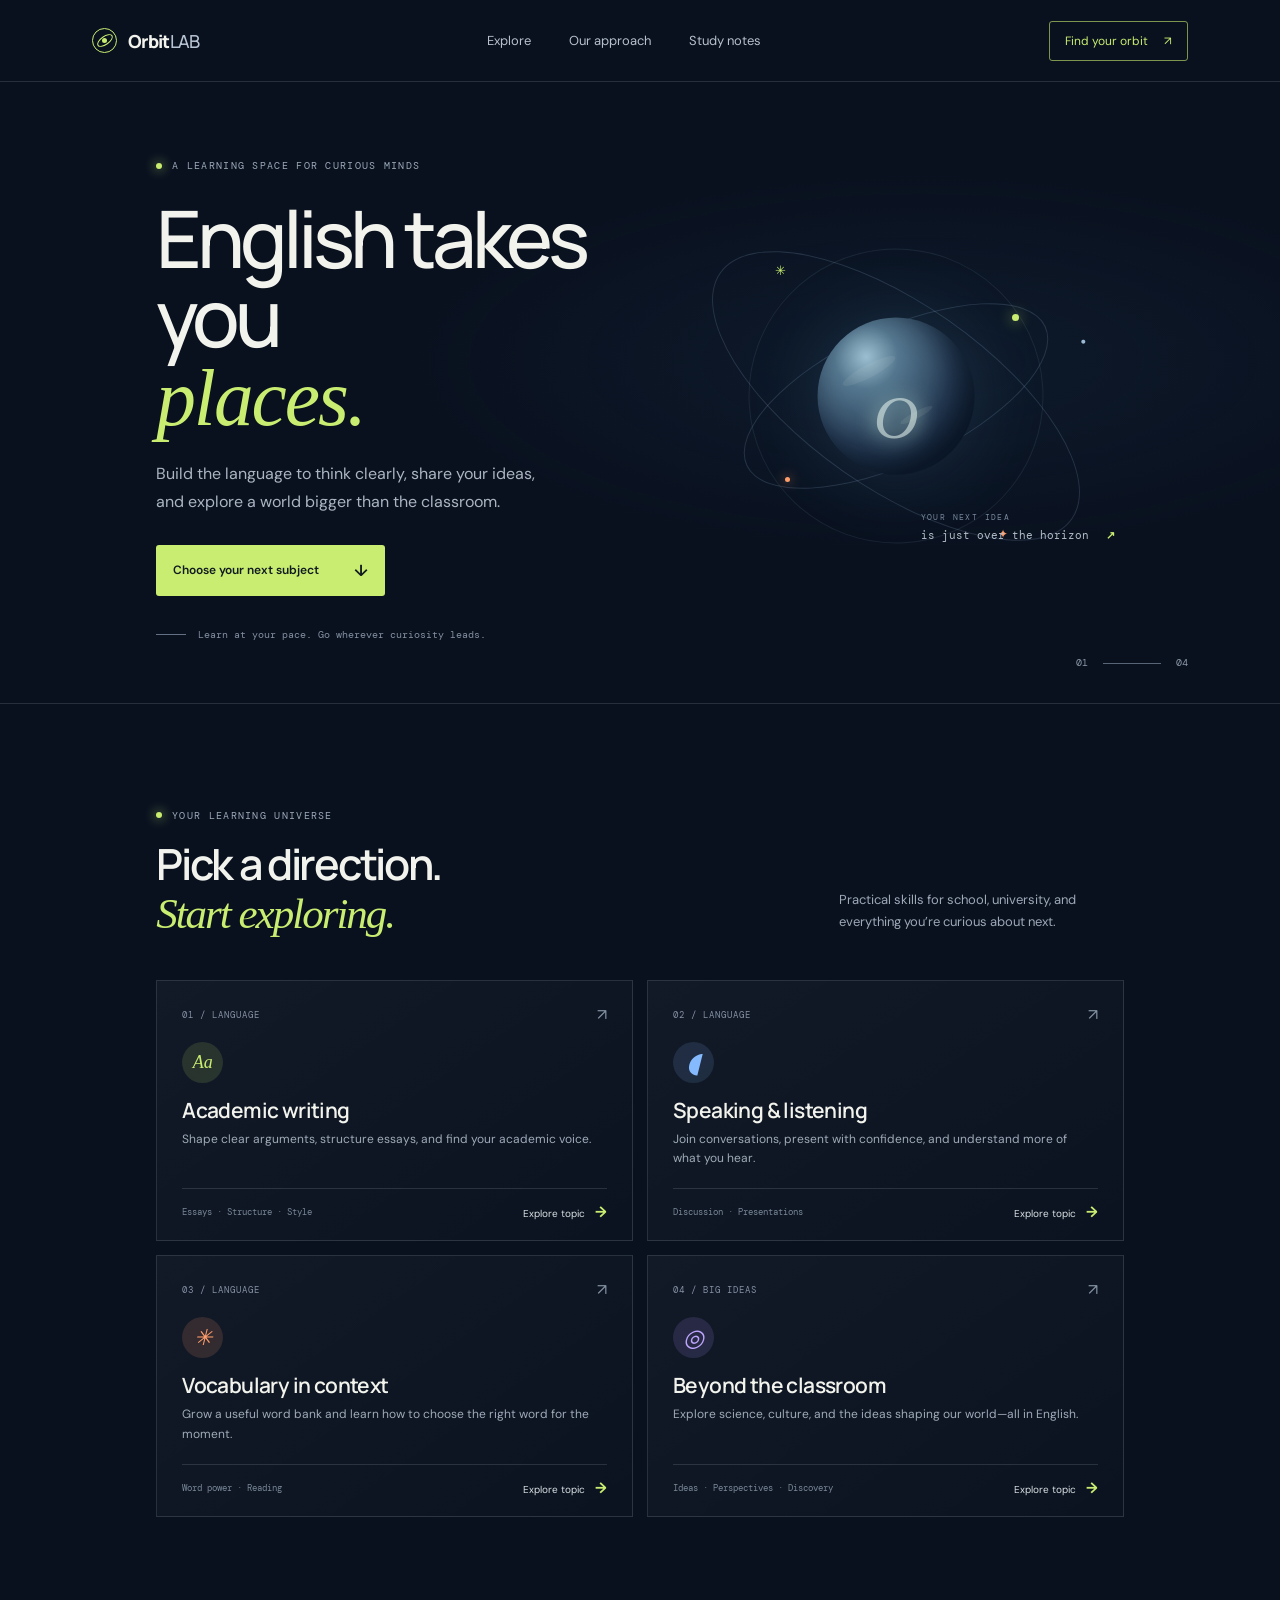
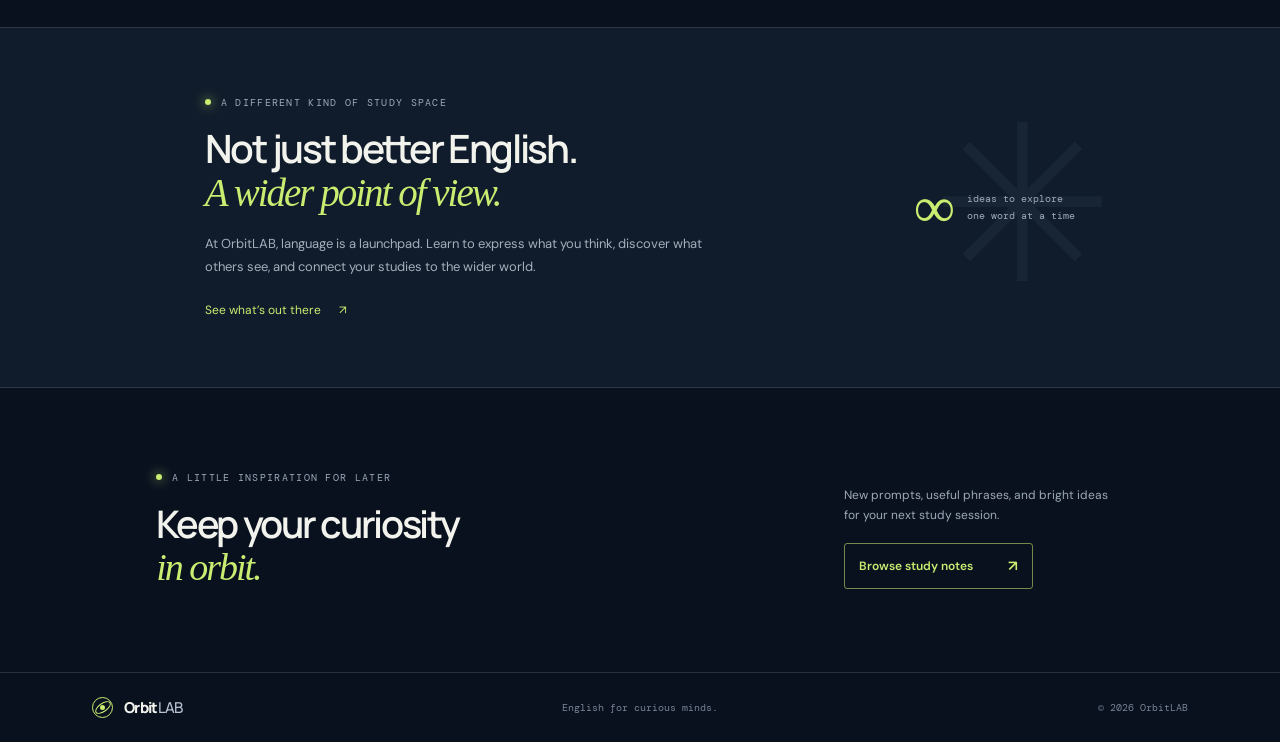
<file: index.html>
<!doctype html>
<html lang="en">
<head>
  <meta charset="utf-8"><meta name="viewport" content="width=device-width, initial-scale=1">
  <meta name="theme-color" content="#09111f"><meta name="description" content="OrbitLAB helps students build academic English and explore ideas beyond the classroom.">
  <title>OrbitLAB — English for curious minds</title><link rel="stylesheet" href="style.css">
</head>
<body>
  <header class="site-header"><a class="brand" href="index.html" aria-label="OrbitLAB home"><span class="brand-mark"><i></i></span><span>Orbit<span class="brand-light">LAB</span></span></a>
    <nav class="main-nav" aria-label="Main navigation"><a href="#subjects">Explore</a><a href="#about">Our approach</a><a href="#newsletter">Study notes</a></nav>
    <a class="header-cta" href="#subjects">Find your orbit <span>↗</span></a>
  </header>
  <main>
    <section class="hero">
      <div class="hero-copy"><div class="eyebrow"><span class="eyebrow-dot"></span> A learning space for curious minds</div>
        <h1>English takes you<br> <em>places.</em></h1>
        <p class="hero-intro">Build the language to think clearly, share your ideas, and explore a world bigger than the classroom.</p>
        <a class="button button-primary" href="#subjects">Choose your next subject <span>↓</span></a>
        <div class="hero-note"><span class="note-line"></span><span>Learn at your pace. Go wherever curiosity leads.</span></div>
      </div>
      <div class="orbit-art" aria-label="Illustration of a planet surrounded by orbital paths"><div class="star star-a">✳</div><div class="star star-b">·</div><div class="star star-c">✦</div><div class="orbit orbit-one"></div><div class="orbit orbit-two"></div><div class="orbit orbit-three"></div><div class="planet"><div class="planet-glow"></div><span>O</span></div><div class="satellite satellite-one"></div><div class="satellite satellite-two"></div><div class="art-caption"><span class="caption-kicker">YOUR NEXT IDEA</span><span>is just over the horizon <b>↗</b></span></div></div>
      <div class="hero-index">01 <span></span> 04</div>
    </section>
    <section class="subjects section-wrap" id="subjects"><div class="section-heading"><div><div class="eyebrow"><span class="eyebrow-dot"></span> Your learning universe</div><h2>Pick a direction.<br><em>Start exploring.</em></h2></div><p>Practical skills for school, university, and everything you’re curious about next.</p></div>
      <div class="subject-grid">
        <a class="subject-card card-writing" href="subjects/academic-writing.html"><div class="card-top"><span class="card-number">01 / LANGUAGE</span><span class="card-arrow">↗</span></div><div class="card-icon icon-writing">Aa</div><h3>Academic writing</h3><p>Shape clear arguments, structure essays, and find your academic voice.</p><div class="card-footer"><span>Essays · Structure · Style</span><span class="read-link">Explore topic <b>→</b></span></div></a>
        <a class="subject-card card-speaking" href="subjects/speaking.html"><div class="card-top"><span class="card-number">02 / LANGUAGE</span><span class="card-arrow">↗</span></div><div class="card-icon icon-speaking">◖</div><h3>Speaking & listening</h3><p>Join conversations, present with confidence, and understand more of what you hear.</p><div class="card-footer"><span>Discussion · Presentations</span><span class="read-link">Explore topic <b>→</b></span></div></a>
        <a class="subject-card card-vocabulary" href="subjects/vocabulary.html"><div class="card-top"><span class="card-number">03 / LANGUAGE</span><span class="card-arrow">↗</span></div><div class="card-icon icon-vocab">✳</div><h3>Vocabulary in context</h3><p>Grow a useful word bank and learn how to choose the right word for the moment.</p><div class="card-footer"><span>Word power · Reading</span><span class="read-link">Explore topic <b>→</b></span></div></a>
        <a class="subject-card card-world" href="subjects/beyond-classroom.html"><div class="card-top"><span class="card-number">04 / BIG IDEAS</span><span class="card-arrow">↗</span></div><div class="card-icon icon-world">◎</div><h3>Beyond the classroom</h3><p>Explore science, culture, and the ideas shaping our world—all in English.</p><div class="card-footer"><span>Ideas · Perspectives · Discovery</span><span class="read-link">Explore topic <b>→</b></span></div></a>
      </div>
    </section>
    <section class="manifesto" id="about"><div class="manifesto-orbit">✳</div><div class="manifesto-copy"><div class="eyebrow"><span class="eyebrow-dot"></span> A different kind of study space</div><h2>Not just better English.<br><em>A wider point of view.</em></h2><p>At OrbitLAB, language is a launchpad. Learn to express what you think, discover what others see, and connect your studies to the wider world.</p><a class="text-link" href="subjects/beyond-classroom.html">See what’s out there <span>↗</span></a></div><div class="manifesto-stat"><span class="stat-big">∞</span><span>ideas to explore<br>one word at a time</span></div></section>
    <section class="newsletter section-wrap" id="newsletter"><div><div class="eyebrow"><span class="eyebrow-dot"></span> A little inspiration for later</div><h2>Keep your curiosity<br><em>in orbit.</em></h2></div><div class="newsletter-right"><p>New prompts, useful phrases, and bright ideas for your next study session.</p><a class="button button-outline" href="subjects/vocabulary.html">Browse study notes <span>↗</span></a></div></section>
  </main>
  <footer class="site-footer"><a class="brand" href="index.html"><span class="brand-mark"><i></i></span><span>Orbit<span class="brand-light">LAB</span></span></a><span>English for curious minds.</span><span>© 2026 OrbitLAB</span></footer>
</body></html>
</file>
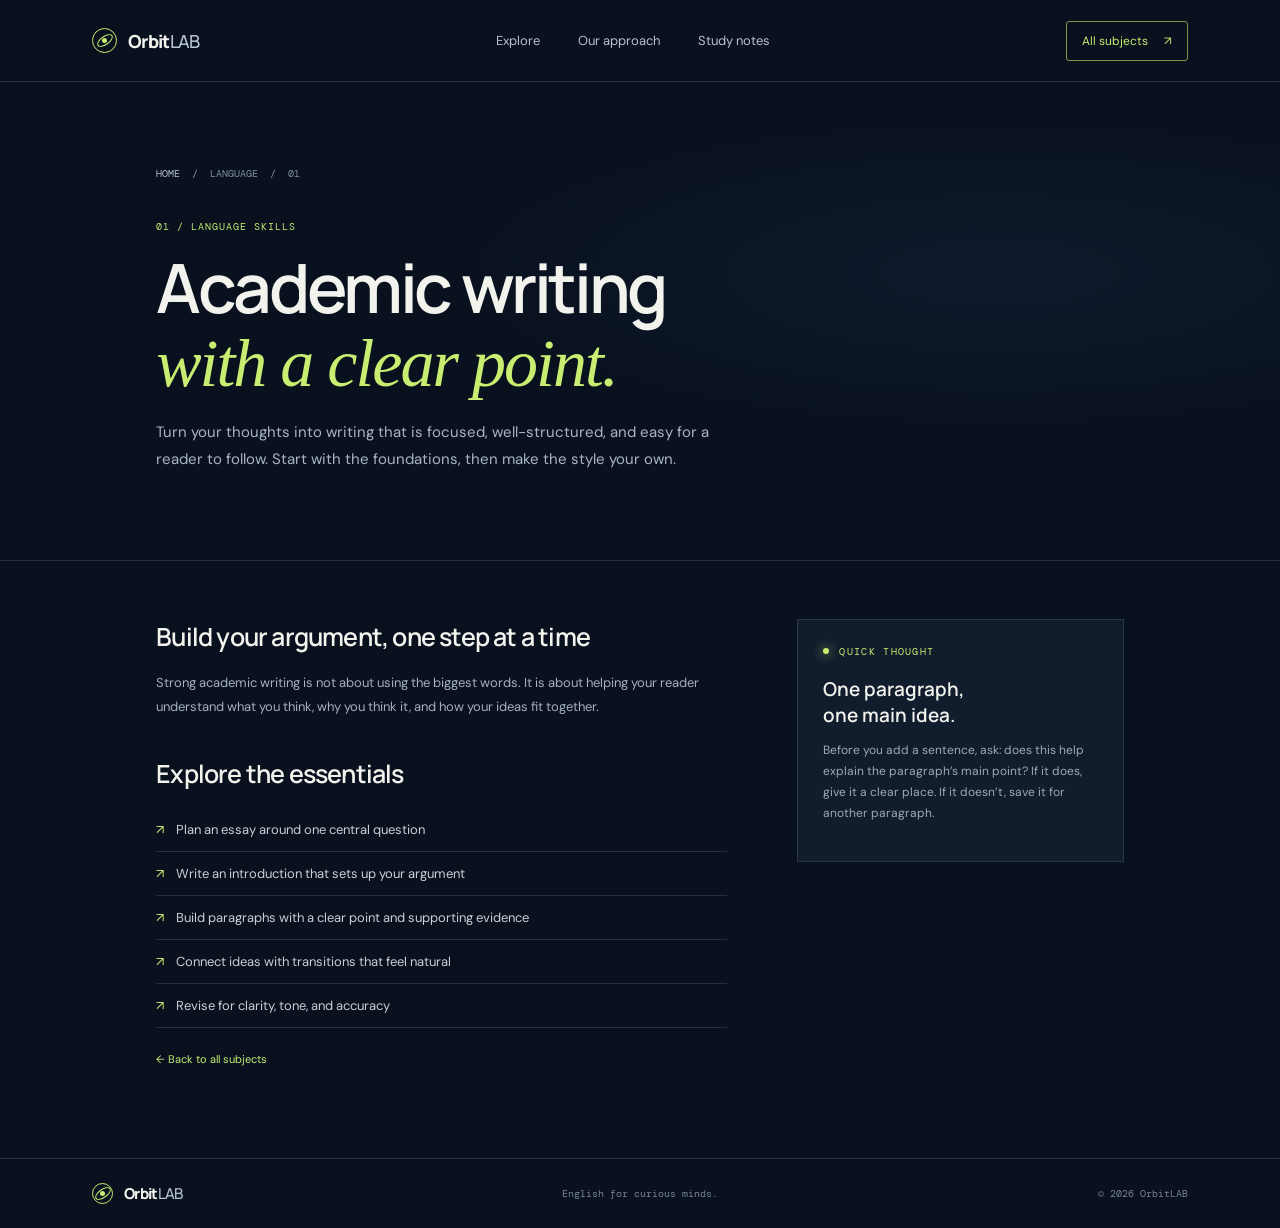
<file: subjects/academic-writing.html>
<!doctype html><html lang="en"><head><meta charset="utf-8"><meta name="viewport" content="width=device-width,initial-scale=1"><meta name="theme-color" content="#09111f"><title>Academic Writing — OrbitLAB</title><link rel="stylesheet" href="../style.css"></head><body><header class="site-header"><a class="brand" href="../index.html"><span class="brand-mark"><i></i></span><span>Orbit<span class="brand-light">LAB</span></span></a><nav class="main-nav"><a href="../index.html#subjects">Explore</a><a href="../index.html#about">Our approach</a><a href="../index.html#newsletter">Study notes</a></nav><a class="header-cta" href="../index.html#subjects">All subjects <span>↗</span></a></header><main class="page-main"><section class="page-hero"><div class="breadcrumb"><a href="../index.html">HOME</a> &nbsp;/&nbsp; LANGUAGE &nbsp;/&nbsp; 01</div><div class="page-label">01 / Language skills</div><h1>Academic writing<br><em>with a clear point.</em></h1><p>Turn your thoughts into writing that is focused, well-structured, and easy for a reader to follow. Start with the foundations, then make the style your own.</p></section><section class="lesson-layout"><article class="lesson-content"><h2>Build your argument, one step at a time</h2><p>Strong academic writing is not about using the biggest words. It is about helping your reader understand what you think, why you think it, and how your ideas fit together.</p><h2>Explore the essentials</h2><ul class="lesson-list"><li>Plan an essay around one central question</li><li>Write an introduction that sets up your argument</li><li>Build paragraphs with a clear point and supporting evidence</li><li>Connect ideas with transitions that feel natural</li><li>Revise for clarity, tone, and accuracy</li></ul><a class="back-link" href="../index.html#subjects">← Back to all subjects</a></article><aside class="tip-box"><div class="eyebrow"><span class="eyebrow-dot"></span> Quick thought</div><h3>One paragraph,<br>one main idea.</h3><p>Before you add a sentence, ask: does this help explain the paragraph’s main point? If it does, give it a clear place. If it doesn’t, save it for another paragraph.</p></aside></section></main><footer class="site-footer page-footer"><a class="brand" href="../index.html"><span class="brand-mark"><i></i></span><span>Orbit<span class="brand-light">LAB</span></span></a><span>English for curious minds.</span><span>© 2026 OrbitLAB</span></footer></body></html>
</file>
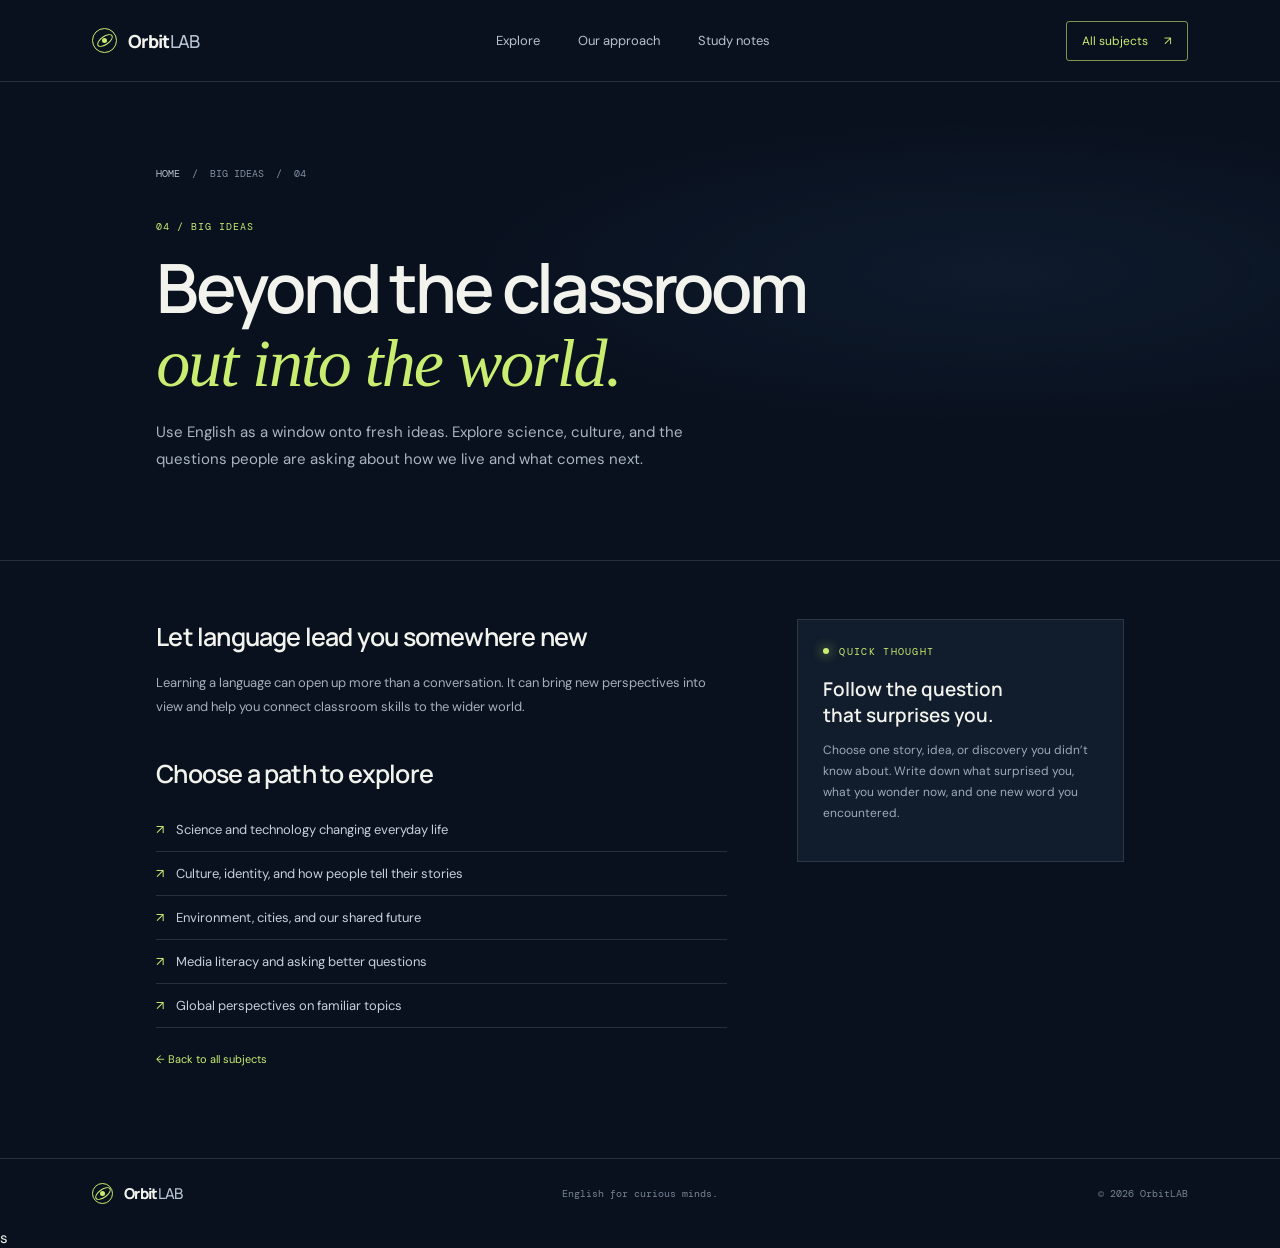
<file: subjects/beyon-classroom.html>
<!doctype html><html lang="en"><head><meta charset="utf-8"><meta name="viewport" content="width=device-width,initial-scale=1"><title>Beyond the Classroom — OrbitLAB</title><link rel="stylesheet" href="../style.css"></head><body><header class="site-header"><a class="brand" href="../index.html"><span class="brand-mark"><i></i></span><span>Orbit<span class="brand-light">LAB</span></span></a><nav class="main-nav"><a href="../index.html#subjects">Explore</a><a href="../index.html#about">Our approach</a><a href="../index.html#newsletter">Study notes</a></nav><a class="header-cta" href="../index.html#subjects">All subjects <span>↗</span></a></header><main class="page-main"><section class="page-hero"><div class="breadcrumb"><a href="../index.html">HOME</a> &nbsp;/&nbsp; BIG IDEAS &nbsp;/&nbsp; 04</div><div class="page-label">04 / Big ideas</div><h1>Beyond the classroom<br><em>out into the world.</em></h1><p>Use English as a window onto fresh ideas. Explore science, culture, and the questions people are asking about how we live and what comes next.</p></section><section class="lesson-layout"><article class="lesson-content"><h2>Let language lead you somewhere new</h2><p>Learning a language can open up more than a conversation. It can bring new perspectives into view and help you connect classroom skills to the wider world.</p><h2>Choose a path to explore</h2><ul class="lesson-list"><li>Science and technology changing everyday life</li><li>Culture, identity, and how people tell their stories</li><li>Environment, cities, and our shared future</li><li>Media literacy and asking better questions</li><li>Global perspectives on familiar topics</li></ul><a class="back-link" href="../index.html#subjects">← Back to all subjects</a></article><aside class="tip-box"><div class="eyebrow"><span class="eyebrow-dot"></span> Quick thought</div><h3>Follow the question<br>that surprises you.</h3><p>Choose one story, idea, or discovery you didn’t know about. Write down what surprised you, what you wonder now, and one new word you encountered.</p></aside></section></main><footer class="site-footer page-footer"><a class="brand" href="../index.html"><span class="brand-mark"><i></i></span><span>Orbit<span class="brand-light">LAB</span></span></a><span>English for curious minds.</span><span>© 2026 OrbitLAB</span></footer></body></html>
s
</file>
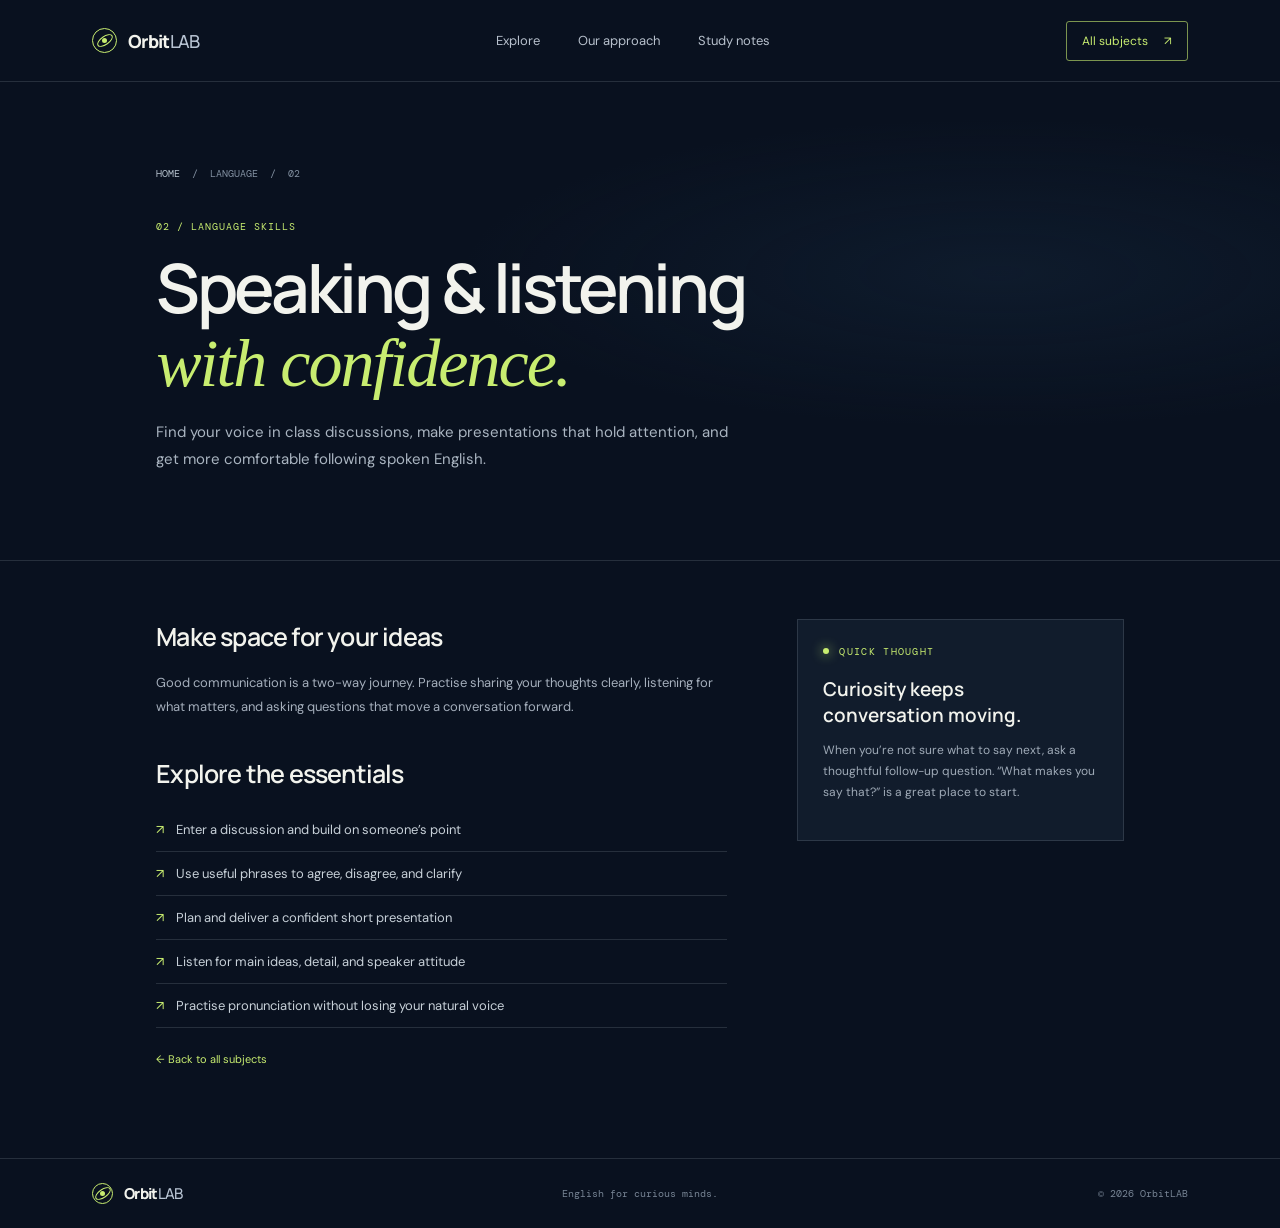
<file: subjects/speaking.html>
<!doctype html><html lang="en"><head><meta charset="utf-8"><meta name="viewport" content="width=device-width,initial-scale=1"><title>Speaking & Listening — OrbitLAB</title><link rel="stylesheet" href="../style.css"></head><body><header class="site-header"><a class="brand" href="../index.html"><span class="brand-mark"><i></i></span><span>Orbit<span class="brand-light">LAB</span></span></a><nav class="main-nav"><a href="../index.html#subjects">Explore</a><a href="../index.html#about">Our approach</a><a href="../index.html#newsletter">Study notes</a></nav><a class="header-cta" href="../index.html#subjects">All subjects <span>↗</span></a></header><main class="page-main"><section class="page-hero"><div class="breadcrumb"><a href="../index.html">HOME</a> &nbsp;/&nbsp; LANGUAGE &nbsp;/&nbsp; 02</div><div class="page-label">02 / Language skills</div><h1>Speaking & listening<br><em>with confidence.</em></h1><p>Find your voice in class discussions, make presentations that hold attention, and get more comfortable following spoken English.</p></section><section class="lesson-layout"><article class="lesson-content"><h2>Make space for your ideas</h2><p>Good communication is a two-way journey. Practise sharing your thoughts clearly, listening for what matters, and asking questions that move a conversation forward.</p><h2>Explore the essentials</h2><ul class="lesson-list"><li>Enter a discussion and build on someone’s point</li><li>Use useful phrases to agree, disagree, and clarify</li><li>Plan and deliver a confident short presentation</li><li>Listen for main ideas, detail, and speaker attitude</li><li>Practise pronunciation without losing your natural voice</li></ul><a class="back-link" href="../index.html#subjects">← Back to all subjects</a></article><aside class="tip-box"><div class="eyebrow"><span class="eyebrow-dot"></span> Quick thought</div><h3>Curiosity keeps<br>conversation moving.</h3><p>When you’re not sure what to say next, ask a thoughtful follow-up question. “What makes you say that?” is a great place to start.</p></aside></section></main><footer class="site-footer page-footer"><a class="brand" href="../index.html"><span class="brand-mark"><i></i></span><span>Orbit<span class="brand-light">LAB</span></span></a><span>English for curious minds.</span><span>© 2026 OrbitLAB</span></footer></body></html>
</file>
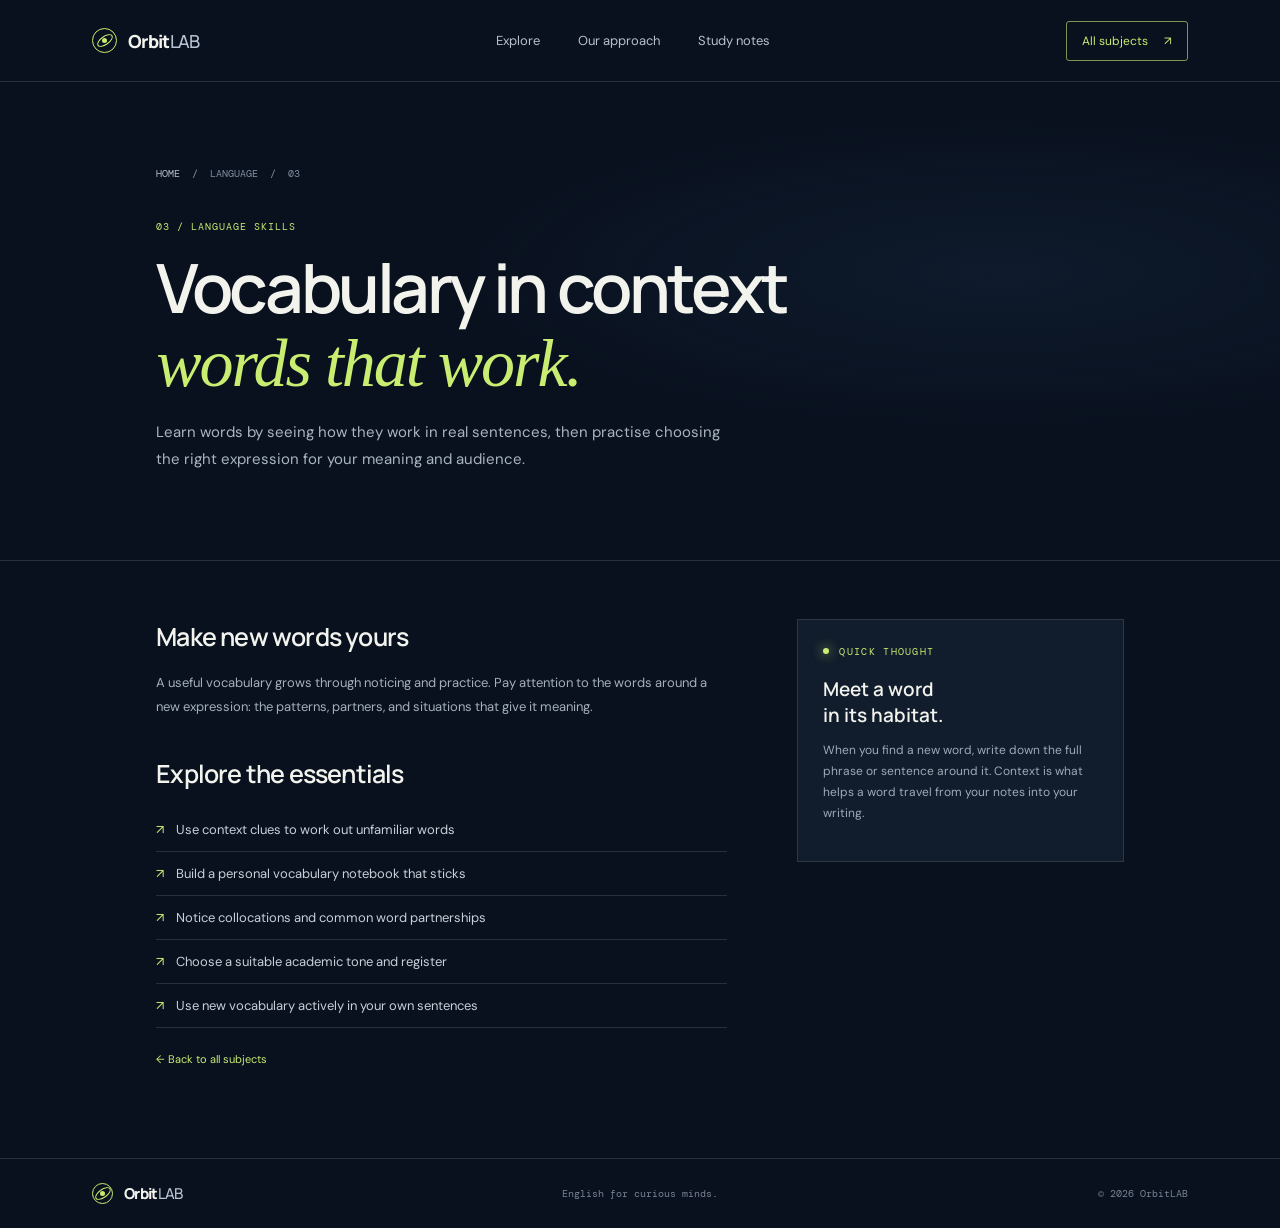
<file: subjects/vocabulary.html>
<!doctype html><html lang="en"><head><meta charset="utf-8"><meta name="viewport" content="width=device-width,initial-scale=1"><title>Vocabulary in Context — OrbitLAB</title><link rel="stylesheet" href="../style.css"></head><body><header class="site-header"><a class="brand" href="../index.html"><span class="brand-mark"><i></i></span><span>Orbit<span class="brand-light">LAB</span></span></a><nav class="main-nav"><a href="../index.html#subjects">Explore</a><a href="../index.html#about">Our approach</a><a href="../index.html#newsletter">Study notes</a></nav><a class="header-cta" href="../index.html#subjects">All subjects <span>↗</span></a></header><main class="page-main"><section class="page-hero"><div class="breadcrumb"><a href="../index.html">HOME</a> &nbsp;/&nbsp; LANGUAGE &nbsp;/&nbsp; 03</div><div class="page-label">03 / Language skills</div><h1>Vocabulary in context<br><em>words that work.</em></h1><p>Learn words by seeing how they work in real sentences, then practise choosing the right expression for your meaning and audience.</p></section><section class="lesson-layout"><article class="lesson-content"><h2>Make new words yours</h2><p>A useful vocabulary grows through noticing and practice. Pay attention to the words around a new expression: the patterns, partners, and situations that give it meaning.</p><h2>Explore the essentials</h2><ul class="lesson-list"><li>Use context clues to work out unfamiliar words</li><li>Build a personal vocabulary notebook that sticks</li><li>Notice collocations and common word partnerships</li><li>Choose a suitable academic tone and register</li><li>Use new vocabulary actively in your own sentences</li></ul><a class="back-link" href="../index.html#subjects">← Back to all subjects</a></article><aside class="tip-box"><div class="eyebrow"><span class="eyebrow-dot"></span> Quick thought</div><h3>Meet a word<br>in its habitat.</h3><p>When you find a new word, write down the full phrase or sentence around it. Context is what helps a word travel from your notes into your writing.</p></aside></section></main><footer class="site-footer page-footer"><a class="brand" href="../index.html"><span class="brand-mark"><i></i></span><span>Orbit<span class="brand-light">LAB</span></span></a><span>English for curious minds.</span><span>© 2026 OrbitLAB</span></footer></body></html>
</file>
<file: style.css>
@import url('https://fonts.googleapis.com/css2?family=DM+Mono:wght@400;500&family=DM+Sans:wght@400;500;600;700&family=Manrope:wght@400;500;600;700;800&display=swap');
:root{--ink:#f2f3ed;--muted:#a4acb8;--bg:#09111f;--panel:#111c2c;--line:rgba(212,223,235,.14);--lime:#c8ed70;--orange:#ff9d6b;--blue:#85baff;--serif:Georgia,'Times New Roman',serif}*{box-sizing:border-box}html{scroll-behavior:smooth}body{margin:0;background:var(--bg);color:var(--ink);font-family:'DM Sans',sans-serif;font-size:15px;-webkit-font-smoothing:antialiased}a{color:inherit;text-decoration:none}.site-header{height:82px;padding:0 7.2%;display:flex;align-items:center;justify-content:space-between;border-bottom:1px solid var(--line);position:relative;z-index:2}.brand{display:flex;align-items:center;gap:11px;font-family:Manrope,sans-serif;font-size:18px;font-weight:800;letter-spacing:-.7px}.brand-light{font-weight:500;color:#b8c4d3}.brand-mark{width:25px;height:25px;border:1px solid var(--lime);border-radius:50%;display:grid;place-items:center;position:relative}.brand-mark:before{content:'';width:16px;height:7px;border:1px solid var(--lime);border-radius:50%;position:absolute;transform:rotate(-35deg)}.brand-mark i{width:5px;height:5px;background:var(--lime);border-radius:50%}.main-nav{display:flex;gap:38px;color:#b7c0cc;font-size:13px}.main-nav a:hover,.text-link:hover{color:var(--lime)}.header-cta{font-size:12px;border:1px solid rgba(200,237,112,.6);border-radius:3px;padding:11px 15px;color:var(--lime)}.header-cta span{margin-left:13px}.hero{min-height:585px;padding:77px 12.2% 62px;position:relative;display:flex;align-items:center;border-bottom:1px solid var(--line);overflow:hidden;background:radial-gradient(ellipse at 72% 45%,rgba(27,52,78,.26),transparent 39%)}.hero-copy{width:52%;position:relative;z-index:1}.eyebrow{font:10px 'DM Mono',monospace;letter-spacing:1.3px;text-transform:uppercase;color:#9ca9b8;display:flex;align-items:center;gap:10px}.eyebrow-dot{width:6px;height:6px;border-radius:50%;background:var(--lime);box-shadow:0 0 12px #c8ed70}.hero h1{font:500 clamp(55px,6.2vw,86px)/.99 Manrope,sans-serif;letter-spacing:-5px;margin:27px 0 22px}.hero h1 em,.section-heading h2 em,.manifesto h2 em,.newsletter h2 em,.page-hero h1 em{font-family:var(--serif);font-weight:400;color:var(--lime);letter-spacing:-2px}.hero-intro{max-width:410px;font-size:16px;line-height:1.75;color:#abb5c2;margin-bottom:29px}.button{display:inline-flex;align-items:center;justify-content:space-between;gap:35px;padding:15px 17px;border-radius:3px;font-size:12px;font-weight:600;transition:transform .2s,background .2s}.button:hover{transform:translateY(-2px)}.button-primary{background:var(--lime);color:#111a20}.button-primary span{font-size:16px}.hero-note{display:flex;align-items:center;gap:12px;margin-top:32px;font:10px 'DM Mono',monospace;color:#8390a0}.note-line{height:1px;width:30px;background:#647184}.orbit-art{width:48%;height:430px;position:relative}.orbit{position:absolute;border:1px solid rgba(145,177,207,.2);border-radius:50%;top:49%;left:51%;transform:translate(-50%,-50%) rotate(-25deg)}.orbit-one{width:330px;height:135px}.orbit-two{width:430px;height:185px;transform:translate(-50%,-50%) rotate(35deg)}.orbit-three{width:295px;height:295px;border-color:rgba(145,177,207,.11)}.planet{position:absolute;width:157px;height:157px;top:49%;left:51%;transform:translate(-50%,-50%);border-radius:50%;background:radial-gradient(circle at 31% 25%,#9cbfd0 0,#54778f 20%,#273d57 55%,#15263d 76%);box-shadow:inset -15px -13px 31px rgba(3,11,22,.62),0 0 76px rgba(84,143,181,.2);display:grid;place-items:center}.planet:before,.planet:after{content:'';position:absolute;border-radius:50%;background:rgba(212,223,208,.09);width:59px;height:13px;left:22px;top:47px;transform:rotate(-28deg)}.planet:after{width:36px;height:7px;left:81px;top:94px}.planet span{font:italic 62px var(--serif);color:rgba(221,237,232,.6);text-shadow:0 0 20px #b4d8ca}.satellite{position:absolute;border-radius:50%;background:var(--lime);box-shadow:0 0 14px rgba(200,237,112,.8)}.satellite-one{width:7px;height:7px;top:30%;left:76%}.satellite-two{width:5px;height:5px;top:68%;left:27%;background:#ff9d6b;box-shadow:0 0 12px #ff9d6b}.star{position:absolute;color:var(--lime)}.star-a{top:18%;left:25%;font-size:13px}.star-b{top:31%;right:8%;font-size:35px;color:#9cbad3}.star-c{right:25%;bottom:17%;font-size:12px;color:var(--orange)}.art-caption{position:absolute;right:2%;bottom:17%;display:flex;flex-direction:column;gap:6px;color:#b2bdc8;font:11px 'DM Mono',monospace}.caption-kicker{font-size:8px;color:#77889b;letter-spacing:1.4px}.art-caption b{color:var(--lime);margin-left:10px}.hero-index{position:absolute;right:7.2%;bottom:34px;font:10px 'DM Mono',monospace;color:#8b98a7}.hero-index span{display:inline-block;width:58px;height:1px;vertical-align:middle;background:#586577;margin:0 9px}.section-wrap{padding-left:12.2%;padding-right:12.2%}.subjects{padding-top:105px;padding-bottom:110px}.section-heading{display:flex;align-items:flex-end;justify-content:space-between;margin-bottom:42px}.section-heading h2,.manifesto h2,.newsletter h2{font:600 43px/1.12 Manrope,sans-serif;letter-spacing:-2.3px;margin:18px 0 0}.section-heading>p{max-width:285px;color:#9da9b7;line-height:1.7;font-size:13px;margin:0 0 5px}.subject-grid{display:grid;grid-template-columns:repeat(2,1fr);gap:14px}.subject-card{min-height:248px;padding:23px 25px 18px;border:1px solid var(--line);background:linear-gradient(145deg,rgba(255,255,255,.035),rgba(255,255,255,.008));position:relative;display:flex;flex-direction:column;transition:border-color .2s,transform .2s}.subject-card:hover{border-color:rgba(200,237,112,.55);transform:translateY(-3px)}.card-top,.card-footer{display:flex;justify-content:space-between;align-items:center}.card-number{font:9px 'DM Mono',monospace;letter-spacing:1px;color:#8492a4}.card-arrow{font-size:16px;color:#8392a2}.card-icon{height:41px;width:41px;display:grid;place-items:center;border-radius:50%;margin-top:17px;font:italic 18px var(--serif)}.icon-writing{background:rgba(200,237,112,.13);color:var(--lime)}.icon-speaking{background:rgba(133,186,255,.13);color:var(--blue);font-size:28px}.icon-vocab{background:rgba(255,157,107,.14);color:var(--orange);font-size:22px}.icon-world{background:rgba(179,149,255,.14);color:#bea6ff;font-size:24px}.subject-card h3{font:600 21px Manrope,sans-serif;letter-spacing:-.6px;margin:13px 0 6px}.subject-card>p{max-width:420px;color:#9faab8;font-size:12px;line-height:1.6;margin:0 0 20px}.card-footer{margin-top:auto;border-top:1px solid var(--line);padding-top:13px;color:#788797;font:9px 'DM Mono',monospace}.read-link{color:#dbe1e3;font-family:'DM Sans',sans-serif;font-size:10px}.read-link b{color:var(--lime);font-size:15px;margin-left:7px}.manifesto{min-height:345px;background:#101c2b;border-top:1px solid var(--line);border-bottom:1px solid var(--line);padding:68px 16%;display:flex;align-items:center;position:relative;overflow:hidden}.manifesto-orbit{position:absolute;right:13%;top:50%;transform:translateY(-50%);font-size:218px;color:rgba(153,183,199,.06);line-height:1}.manifesto-copy{max-width:570px;position:relative}.manifesto h2{font-size:39px;margin:18px 0}.manifesto-copy>p{color:#a4afbc;line-height:1.75;font-size:13px;max-width:505px}.text-link{display:inline-block;margin-top:10px;font-size:12px;color:var(--lime)}.text-link span{margin-left:15px}.manifesto-stat{margin-left:auto;display:flex;align-items:center;gap:12px;color:#9eaab7;font:10px 'DM Mono',monospace;line-height:1.7;position:relative}.stat-big{color:var(--lime);font:58px var(--serif)}.newsletter{padding-top:83px;padding-bottom:83px;display:flex;justify-content:space-between;align-items:flex-end}.newsletter h2{font-size:38px}.newsletter-right{max-width:280px}.newsletter-right p{font-size:12px;line-height:1.7;color:#9da9b6;margin:0 0 17px}.button-outline{border:1px solid rgba(200,237,112,.55);color:var(--lime);padding:12px 14px}.button-outline span{font-size:15px}.site-footer{border-top:1px solid var(--line);padding:24px 7.2%;display:flex;align-items:center;justify-content:space-between;color:#778494;font:10px 'DM Mono',monospace}.site-footer .brand{font:800 15px Manrope,sans-serif;color:var(--ink)}.site-footer .brand-mark{height:21px;width:21px}.page-main{min-height:calc(100vh - 150px)}.page-hero{padding:85px 12.2% 72px;background:radial-gradient(ellipse at 78% 40%,rgba(27,52,78,.28),transparent 38%);border-bottom:1px solid var(--line)}.breadcrumb{font:10px 'DM Mono',monospace;color:#8290a1;margin-bottom:40px}.breadcrumb a{color:#b4c0cb}.page-hero h1{font:600 clamp(43px,5.5vw,68px)/1.08 Manrope,sans-serif;letter-spacing:-3.4px;margin:18px 0}.page-hero>p{max-width:580px;color:#aab5c1;line-height:1.8;font-size:15px}.page-label{font:10px 'DM Mono',monospace;letter-spacing:1px;color:var(--lime);text-transform:uppercase}.lesson-layout{padding:58px 12.2% 90px;display:grid;grid-template-columns:1.4fr .8fr;gap:70px}.lesson-content h2{font:600 25px Manrope,sans-serif;letter-spacing:-.8px;margin:0 0 17px}.lesson-content p{color:#a5afbc;font-size:13px;line-height:1.85}.lesson-content h2:not(:first-child){margin-top:37px}.lesson-list{list-style:none;padding:0;margin:0}.lesson-list li{padding:13px 0;border-bottom:1px solid var(--line);font-size:13px;color:#c7d0d8}.lesson-list li:before{content:'↗';color:var(--lime);margin-right:12px}.tip-box{align-self:start;border:1px solid var(--line);background:#111c2c;padding:25px}.tip-box .eyebrow{color:var(--lime)}.tip-box h3{font:600 19px Manrope,sans-serif;margin:18px 0 9px}.tip-box p{font-size:12px;line-height:1.75;color:#9faab7}.back-link{display:inline-block;margin-top:24px;color:var(--lime);font-size:11px}.page-footer{margin-top:0}@media(max-width:800px){.site-header{padding:0 5%;height:70px}.main-nav{gap:17px}.main-nav a{font-size:11px}.header-cta{padding:9px;font-size:10px}.hero{padding:60px 8%;min-height:520px}.hero-copy{width:57%}.orbit-art{width:43%;transform:scale(.8);transform-origin:center}.hero h1{font-size:64px}.section-wrap{padding-left:8%;padding-right:8%}.manifesto{padding:60px 10%}.lesson-layout,.page-hero{padding-left:8%;padding-right:8%}}@media(max-width:600px){.main-nav{display:none}.hero{display:block;padding-top:58px;min-height:680px}.hero-copy{width:100%}.hero h1{font-size:62px;letter-spacing:-3.5px}.hero-intro{font-size:14px;max-width:360px}.orbit-art{position:absolute;width:100%;height:320px;left:0;bottom:12px;transform:scale(.83)}.hero-index{right:8%;bottom:17px}.subjects{padding-top:72px;padding-bottom:75px}.section-heading{display:block}.section-heading h2{font-size:36px}.section-heading>p{margin-top:18px}.subject-grid{grid-template-columns:1fr}.subject-card{min-height:230px}.manifesto{padding:58px 8%;display:block}.manifesto h2{font-size:34px}.manifesto-stat{margin:25px 0 0}.manifesto-orbit{right:-30px;top:auto;bottom:-20px;font-size:175px}.newsletter{padding-top:65px;padding-bottom:65px;display:block}.newsletter h2{font-size:34px}.newsletter-right{margin-top:23px}.site-footer{padding:22px 6%;gap:15px;flex-wrap:wrap}.site-footer>span:nth-child(2){display:none}.page-hero{padding-top:54px;padding-bottom:50px}.breadcrumb{margin-bottom:30px}.page-hero h1{font-size:47px;letter-spacing:-2px}.lesson-layout{padding-top:40px;display:block}.tip-box{margin-top:38px}}
</file>
